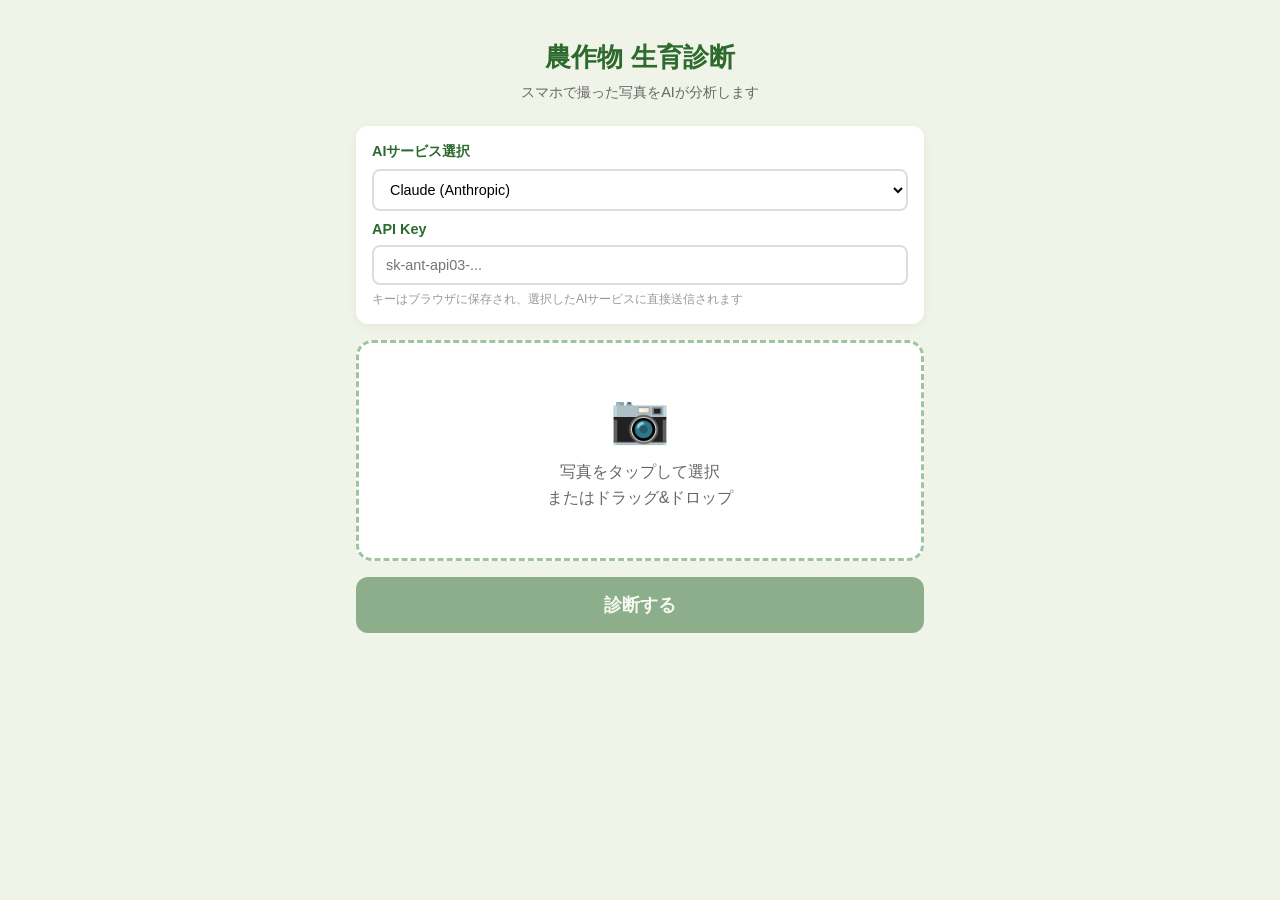
<file: index.html>
<!DOCTYPE html>
<html lang="ja">
<head>
    <meta charset="UTF-8">
    <meta name="viewport" content="width=device-width, initial-scale=1.0">
    <title>農作物 生育診断</title>
    <style>
        * {
            margin: 0;
            padding: 0;
            box-sizing: border-box;
        }

        body {
            font-family: -apple-system, BlinkMacSystemFont, "Hiragino Sans", "Hiragino Kaku Gothic ProN", Meiryo, sans-serif;
            background: #f0f4e8;
            color: #333;
            min-height: 100vh;
        }

        .container {
            max-width: 600px;
            margin: 0 auto;
            padding: 16px;
        }

        header {
            text-align: center;
            padding: 24px 0;
        }

        header h1 {
            font-size: 1.6rem;
            color: #2d6a2e;
        }

        .subtitle {
            color: #666;
            margin-top: 8px;
            font-size: 0.9rem;
        }

        /* API Key */
        .api-key-area {
            background: #fff;
            border-radius: 12px;
            padding: 16px;
            margin-bottom: 16px;
            box-shadow: 0 2px 8px rgba(0, 0, 0, 0.06);
        }

        .api-key-area label {
            display: block;
            font-weight: 600;
            color: #2d6a2e;
            margin-bottom: 8px;
            font-size: 0.9rem;
        }

        .api-key-area select,
        .api-key-area input {
            width: 100%;
            padding: 10px 12px;
            border: 2px solid #ddd;
            border-radius: 8px;
            font-size: 0.9rem;
            transition: border-color 0.2s;
            background: #fff;
        }

        .api-key-area select {
            margin-bottom: 10px;
            cursor: pointer;
        }

        .api-key-area select:focus,
        .api-key-area input:focus {
            outline: none;
            border-color: #2d6a2e;
        }

        .api-key-area .hint {
            font-size: 0.75rem;
            color: #999;
            margin-top: 6px;
        }

        .api-key-area .saved-badge {
            display: inline-block;
            background: #e8f5e8;
            color: #2d6a2e;
            font-size: 0.75rem;
            padding: 2px 8px;
            border-radius: 4px;
            margin-left: 8px;
        }

        /* Upload */
        .upload-area {
            border: 3px dashed #a0c4a0;
            border-radius: 16px;
            padding: 48px 24px;
            text-align: center;
            background: #fff;
            cursor: pointer;
            transition: border-color 0.2s, background 0.2s;
            position: relative;
        }

        .upload-area:hover,
        .upload-area.dragover {
            border-color: #2d6a2e;
            background: #f8fdf5;
        }

        .upload-icon {
            font-size: 3rem;
            margin-bottom: 12px;
        }

        .upload-area p {
            color: #666;
            line-height: 1.6;
        }

        .upload-area input[type="file"] {
            position: absolute;
            inset: 0;
            opacity: 0;
            cursor: pointer;
        }

        .preview-area {
            text-align: center;
            margin-bottom: 16px;
        }

        .preview-area img {
            max-width: 100%;
            max-height: 400px;
            border-radius: 12px;
            box-shadow: 0 2px 12px rgba(0, 0, 0, 0.1);
        }

        .btn {
            display: block;
            width: 100%;
            padding: 16px;
            border: none;
            border-radius: 12px;
            font-size: 1.1rem;
            font-weight: 600;
            cursor: pointer;
            transition: background 0.2s, opacity 0.2s;
            margin-top: 16px;
        }

        .btn:disabled {
            opacity: 0.5;
            cursor: not-allowed;
        }

        .btn-primary {
            background: #2d6a2e;
            color: #fff;
        }

        .btn-primary:hover:not(:disabled) {
            background: #245523;
        }

        .btn-secondary {
            background: #e8e8e8;
            color: #333;
        }

        .btn-secondary:hover {
            background: #ddd;
        }

        .loading {
            text-align: center;
            padding: 32px 0;
        }

        .spinner {
            width: 40px;
            height: 40px;
            border: 4px solid #e8e8e8;
            border-top-color: #2d6a2e;
            border-radius: 50%;
            animation: spin 0.8s linear infinite;
            margin: 0 auto 16px;
        }

        @keyframes spin {
            to { transform: rotate(360deg); }
        }

        .loading p {
            color: #666;
        }

        .result-area {
            background: #fff;
            border-radius: 16px;
            padding: 24px;
            margin-top: 24px;
            box-shadow: 0 2px 12px rgba(0, 0, 0, 0.08);
        }

        .result-area h2 {
            color: #2d6a2e;
            font-size: 1.2rem;
            margin-bottom: 16px;
            padding-bottom: 12px;
            border-bottom: 2px solid #e8f5e8;
        }

        .result-content {
            line-height: 1.8;
            word-wrap: break-word;
            font-size: 0.95rem;
        }

        .result-content strong {
            color: #2d6a2e;
        }

        .star-rating {
            display: inline-block;
            font-size: 1.4rem;
            letter-spacing: 2px;
        }

        .star-rating .filled {
            color: #f5a623;
        }

        .star-rating .empty {
            color: #ddd;
        }

        .error-msg {
            background: #fff0f0;
            color: #c33;
            padding: 12px 16px;
            border-radius: 8px;
            margin-top: 16px;
            font-size: 0.9rem;
        }
    </style>
</head>
<body>
    <div class="container">
        <header>
            <h1>農作物 生育診断</h1>
            <p class="subtitle">スマホで撮った写真をAIが分析します</p>
        </header>

        <main>
            <div class="api-key-area">
                <label>AIサービス選択</label>
                <select id="providerSelect">
                    <option value="anthropic">Claude (Anthropic)</option>
                    <option value="openai">ChatGPT (OpenAI)</option>
                    <option value="google">Gemini (Google)</option>
                </select>
                <label>
                    API Key
                    <span class="saved-badge" id="savedBadge" style="display:none">保存済み</span>
                </label>
                <input type="password" id="apiKeyInput" placeholder="sk-ant-api03-...">
                <p class="hint">キーはブラウザに保存され、選択したAIサービスに直接送信されます</p>
            </div>

            <div class="upload-area" id="uploadArea">
                <div class="upload-icon">📷</div>
                <p>写真をタップして選択<br>またはドラッグ&ドロップ</p>
                <input type="file" id="fileInput" accept="image/*" capture="environment">
            </div>

            <div class="preview-area" id="previewArea" style="display: none;">
                <img id="previewImage" alt="プレビュー">
                <button class="btn btn-secondary" id="resetBtn">写真を変更</button>
            </div>

            <button class="btn btn-primary" id="analyzeBtn" disabled>診断する</button>

            <div class="loading" id="loading" style="display: none;">
                <div class="spinner"></div>
                <p>AIが分析中です...</p>
            </div>

            <div class="result-area" id="resultArea" style="display: none;">
                <h2>診断結果</h2>
                <div class="result-content" id="resultContent"></div>
            </div>
        </main>
    </div>

    <script>
    document.addEventListener("DOMContentLoaded", () => {
        const providerSelect = document.getElementById("providerSelect");
        const apiKeyInput = document.getElementById("apiKeyInput");
        const savedBadge = document.getElementById("savedBadge");
        const uploadArea = document.getElementById("uploadArea");
        const fileInput = document.getElementById("fileInput");
        const previewArea = document.getElementById("previewArea");
        const previewImage = document.getElementById("previewImage");
        const resetBtn = document.getElementById("resetBtn");
        const analyzeBtn = document.getElementById("analyzeBtn");
        const loading = document.getElementById("loading");
        const resultArea = document.getElementById("resultArea");
        const resultContent = document.getElementById("resultContent");

        let selectedFile = null;
        const MAX_FILE_SIZE = 16 * 1024 * 1024; // 16MB
        const ALLOWED_TYPES = ["image/png", "image/jpeg", "image/gif", "image/webp"];

        const providerConfig = {
            anthropic: { placeholder: "sk-ant-api03-...", storageKey: "anthropic_api_key" },
            openai:    { placeholder: "sk-...",           storageKey: "openai_api_key" },
            google:    { placeholder: "AIzaSy...",        storageKey: "google_api_key" },
        };

        // プロバイダー切り替え時にAPIキーを復元
        function switchProvider() {
            const provider = providerSelect.value;
            const config = providerConfig[provider];
            apiKeyInput.placeholder = config.placeholder;
            const savedKey = localStorage.getItem(config.storageKey);
            apiKeyInput.value = savedKey || "";
            savedBadge.style.display = savedKey ? "inline-block" : "none";
        }

        // 初期化: 保存されたプロバイダーを復元
        const savedProvider = localStorage.getItem("selected_provider") || "anthropic";
        providerSelect.value = savedProvider;
        switchProvider();

        providerSelect.addEventListener("change", () => {
            localStorage.setItem("selected_provider", providerSelect.value);
            switchProvider();
        });

        apiKeyInput.addEventListener("input", () => {
            const key = apiKeyInput.value.trim();
            const storageKey = providerConfig[providerSelect.value].storageKey;
            if (key) {
                localStorage.setItem(storageKey, key);
                savedBadge.style.display = "inline-block";
            } else {
                localStorage.removeItem(storageKey);
                savedBadge.style.display = "none";
            }
        });

        function validateFile(file) {
            if (!ALLOWED_TYPES.includes(file.type)) {
                showError("対応していないファイル形式です（PNG, JPG, GIF, WebP のみ）");
                return false;
            }
            if (file.size > MAX_FILE_SIZE) {
                showError("ファイルサイズが大きすぎます（16MB以下にしてください）");
                return false;
            }
            return true;
        }

        function showPreview(file) {
            if (!validateFile(file)) return;
            selectedFile = file;
            const reader = new FileReader();
            reader.onload = (e) => {
                previewImage.src = e.target.result;
                uploadArea.style.display = "none";
                previewArea.style.display = "block";
                analyzeBtn.disabled = false;
            };
            reader.readAsDataURL(file);
        }

        function reset() {
            selectedFile = null;
            fileInput.value = "";
            previewImage.src = "";
            uploadArea.style.display = "block";
            previewArea.style.display = "none";
            analyzeBtn.disabled = true;
            resultArea.style.display = "none";
        }

        fileInput.addEventListener("change", (e) => {
            if (e.target.files.length > 0) showPreview(e.target.files[0]);
        });

        uploadArea.addEventListener("dragover", (e) => {
            e.preventDefault();
            uploadArea.classList.add("dragover");
        });

        uploadArea.addEventListener("dragleave", () => {
            uploadArea.classList.remove("dragover");
        });

        uploadArea.addEventListener("drop", (e) => {
            e.preventDefault();
            uploadArea.classList.remove("dragover");
            if (e.dataTransfer.files.length > 0) showPreview(e.dataTransfer.files[0]);
        });

        resetBtn.addEventListener("click", reset);

        const systemPrompt = `あなたは農業の専門家です。ユーザーがアップロードした農作物の写真を分析し、以下の観点から診断してください。

## 診断項目
1. **健康状態**: 作物の種類を特定し、総合的な健康度を5段階で★と☆を使って表示してください（例: ★★★☆☆（星3つ／5段階中））。葉の色・形・大きさや栄養状態（窒素・リン・カリウムなど）の異常も含めて判断してください。
2. **病害虫診断**: 病気や害虫被害の兆候の有無を診断。兆候があれば具体的な病名・害虫名を挙げ、症状の特徴を説明してください。
3. **対策の提案**: 診断結果に基づき、今すぐ行うべき対処法と、今後の予防策を具体的に提案してください。

## 回答形式
わかりやすい日本語で、農業初心者にも理解できるように回答してください。
写真が農作物でない場合は、その旨を伝えてください。`;

        const userText = "この農作物の写真を分析して、生育状態を診断してください。";

        // --- プロバイダー別 API呼び出し ---

        async function callAnthropic(apiKey, base64Image, mediaType) {
            const response = await fetch("https://api.anthropic.com/v1/messages", {
                method: "POST",
                headers: {
                    "Content-Type": "application/json",
                    "x-api-key": apiKey,
                    "anthropic-version": "2023-06-01",
                    "anthropic-dangerous-direct-browser-access": "true",
                },
                body: JSON.stringify({
                    model: "claude-sonnet-4-20250514",
                    max_tokens: 4096,
                    system: systemPrompt,
                    messages: [{
                        role: "user",
                        content: [
                            { type: "image", source: { type: "base64", media_type: mediaType, data: base64Image } },
                            { type: "text", text: userText },
                        ],
                    }],
                }),
            });
            const data = await response.json();
            if (!response.ok) throw new Error(data.error?.message || "Anthropic APIエラー");
            return data.content[0].text;
        }

        async function callOpenAI(apiKey, base64Image, mediaType) {
            const response = await fetch("https://api.openai.com/v1/chat/completions", {
                method: "POST",
                headers: {
                    "Content-Type": "application/json",
                    "Authorization": `Bearer ${apiKey}`,
                },
                body: JSON.stringify({
                    model: "gpt-4o",
                    max_tokens: 4096,
                    messages: [
                        { role: "system", content: systemPrompt },
                        {
                            role: "user",
                            content: [
                                { type: "image_url", image_url: { url: `data:${mediaType};base64,${base64Image}` } },
                                { type: "text", text: userText },
                            ],
                        },
                    ],
                }),
            });
            const data = await response.json();
            if (!response.ok) throw new Error(data.error?.message || "OpenAI APIエラー");
            return data.choices[0].message.content;
        }

        async function callGoogle(apiKey, base64Image, mediaType) {
            const url = `https://generativelanguage.googleapis.com/v1beta/models/gemini-2.5-flash:generateContent?key=${apiKey}`;
            const response = await fetch(url, {
                method: "POST",
                headers: { "Content-Type": "application/json" },
                body: JSON.stringify({
                    system_instruction: { parts: [{ text: systemPrompt }] },
                    contents: [{
                        parts: [
                            { inline_data: { mime_type: mediaType, data: base64Image } },
                            { text: userText },
                        ],
                    }],
                    generationConfig: { maxOutputTokens: 4096 },
                }),
            });
            const data = await response.json();
            if (!response.ok) throw new Error(data.error?.message || "Google APIエラー");
            return data.candidates[0].content.parts[0].text;
        }

        const providerCallMap = { anthropic: callAnthropic, openai: callOpenAI, google: callGoogle };

        analyzeBtn.addEventListener("click", async () => {
            const apiKey = apiKeyInput.value.trim();
            if (!apiKey) { showError("API Keyを入力してください"); return; }
            if (!selectedFile) return;

            analyzeBtn.disabled = true;
            loading.style.display = "block";
            resultArea.style.display = "none";

            try {
                const base64Image = await fileToBase64(selectedFile);
                const mediaType = selectedFile.type || "image/jpeg";

                const callFn = providerCallMap[providerSelect.value];
                const resultText = await callFn(apiKey, base64Image, mediaType);
                resultContent.innerHTML = formatResult(resultText);
                resultArea.style.display = "block";
            } catch (err) {
                showError(err.message || "通信エラーが発生しました。ネットワーク接続を確認してください。");
            } finally {
                loading.style.display = "none";
                analyzeBtn.disabled = false;
            }
        });

        function fileToBase64(file) {
            return new Promise((resolve, reject) => {
                const reader = new FileReader();
                reader.onload = () => resolve(reader.result.split(",")[1]);
                reader.onerror = reject;
                reader.readAsDataURL(file);
            });
        }

        function showError(msg) {
            resultContent.innerHTML = `<div class="error-msg">${escapeHtml(msg)}</div>`;
            resultArea.style.display = "block";
        }

        function escapeHtml(text) {
            const div = document.createElement("div");
            div.textContent = text;
            return div.innerHTML;
        }

        function formatStars(text) {
            return text.replace(/[★☆]+/g, (match) => {
                const stars = match.split("").map(s =>
                    s === "★" ? '<span class="filled">★</span>' : '<span class="empty">☆</span>'
                ).join("");
                return `<span class="star-rating">${stars}</span>`;
            });
        }

        function formatResult(text) {
            const escaped = escapeHtml(text);
            return formatStars(escaped
                .replace(/\*\*(.*?)\*\*/g, "<strong>$1</strong>")
                .replace(/^### (.+)$/gm, "<h3>$1</h3>")
                .replace(/^## (.+)$/gm, "<h2>$1</h2>")
                .replace(/\n/g, "<br>"));
        }
    });
    </script>
</body>
</html>
</file>
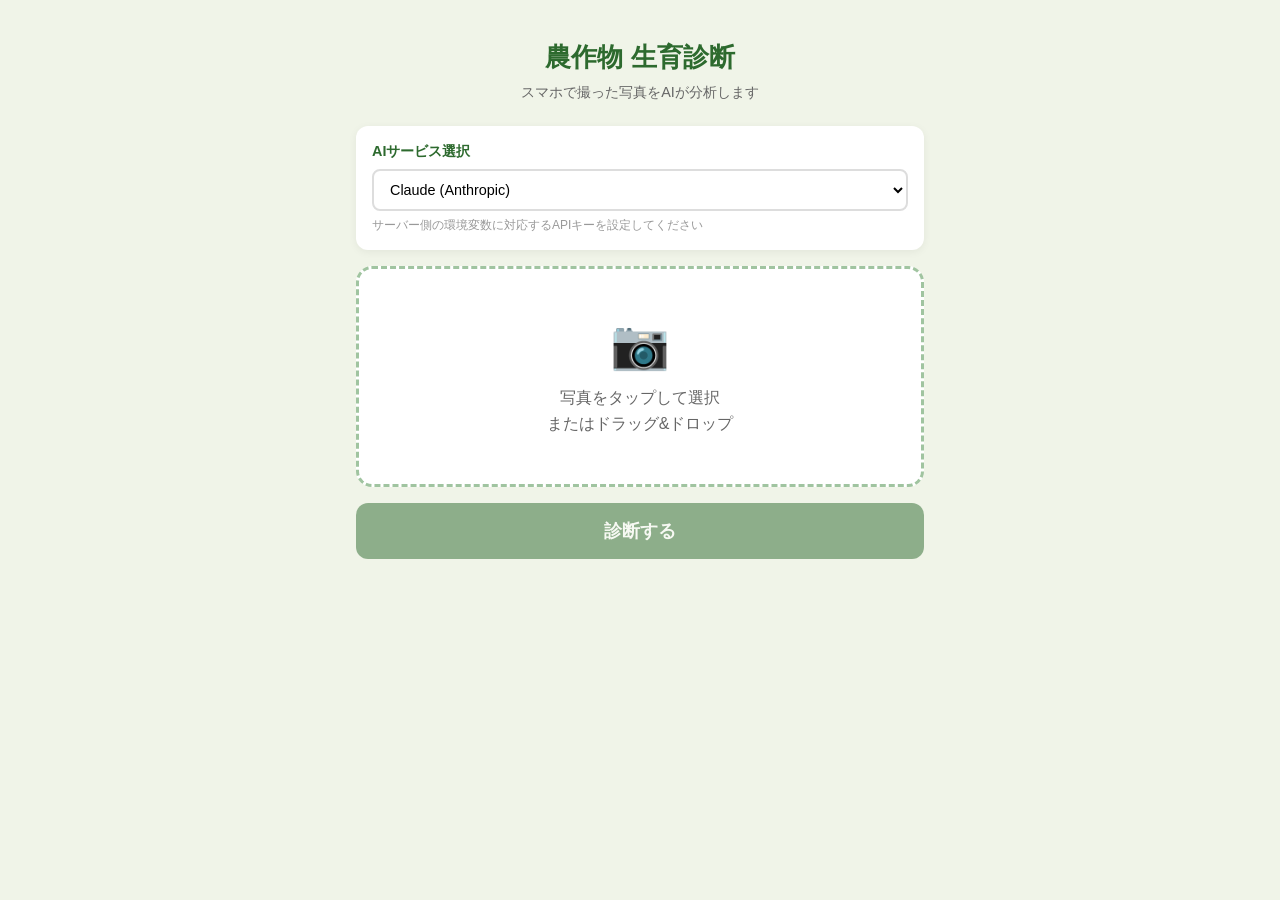
<file: templates/index.html>
<!DOCTYPE html>
<html lang="ja">
<head>
    <meta charset="UTF-8">
    <meta name="viewport" content="width=device-width, initial-scale=1.0">
    <title>農作物 生育診断</title>
    <link rel="stylesheet" href="/static/css/style.css">
</head>
<body>
    <div class="container">
        <header>
            <h1>農作物 生育診断</h1>
            <p class="subtitle">スマホで撮った写真をAIが分析します</p>
        </header>

        <main>
            <div class="api-key-area">
                <label>AIサービス選択</label>
                <select id="providerSelect">
                    <option value="anthropic">Claude (Anthropic)</option>
                    <option value="openai">ChatGPT (OpenAI)</option>
                    <option value="google">Gemini (Google)</option>
                </select>
                <p class="hint">サーバー側の環境変数に対応するAPIキーを設定してください</p>
            </div>

            <div class="upload-area" id="uploadArea">
                <div class="upload-icon">📷</div>
                <p>写真をタップして選択<br>またはドラッグ&ドロップ</p>
                <input type="file" id="fileInput" accept="image/*" capture="environment">
            </div>

            <div class="preview-area" id="previewArea" style="display: none;">
                <img id="previewImage" alt="プレビュー">
                <button class="btn btn-secondary" id="resetBtn">写真を変更</button>
            </div>

            <button class="btn btn-primary" id="analyzeBtn" disabled>診断する</button>

            <div class="loading" id="loading" style="display: none;">
                <div class="spinner"></div>
                <p>AIが分析中です...</p>
            </div>

            <div class="result-area" id="resultArea" style="display: none;">
                <h2>診断結果</h2>
                <div class="result-content" id="resultContent"></div>
            </div>
        </main>
    </div>

    <script src="/static/js/app.js"></script>
</body>
</html>
</file>
<file: static/css/style.css>
* {
    margin: 0;
    padding: 0;
    box-sizing: border-box;
}

body {
    font-family: -apple-system, BlinkMacSystemFont, "Hiragino Sans", "Hiragino Kaku Gothic ProN", Meiryo, sans-serif;
    background: #f0f4e8;
    color: #333;
    min-height: 100vh;
}

.container {
    max-width: 600px;
    margin: 0 auto;
    padding: 16px;
}

header {
    text-align: center;
    padding: 24px 0;
}

header h1 {
    font-size: 1.6rem;
    color: #2d6a2e;
}

.subtitle {
    color: #666;
    margin-top: 8px;
    font-size: 0.9rem;
}

/* API Key / Provider */
.api-key-area {
    background: #fff;
    border-radius: 12px;
    padding: 16px;
    margin-bottom: 16px;
    box-shadow: 0 2px 8px rgba(0, 0, 0, 0.06);
}

.api-key-area label {
    display: block;
    font-weight: 600;
    color: #2d6a2e;
    margin-bottom: 8px;
    font-size: 0.9rem;
}

.api-key-area select {
    width: 100%;
    padding: 10px 12px;
    border: 2px solid #ddd;
    border-radius: 8px;
    font-size: 0.9rem;
    background: #fff;
    cursor: pointer;
    transition: border-color 0.2s;
}

.api-key-area select:focus {
    outline: none;
    border-color: #2d6a2e;
}

.api-key-area .hint {
    font-size: 0.75rem;
    color: #999;
    margin-top: 6px;
}

.upload-area {
    border: 3px dashed #a0c4a0;
    border-radius: 16px;
    padding: 48px 24px;
    text-align: center;
    background: #fff;
    cursor: pointer;
    transition: border-color 0.2s, background 0.2s;
    position: relative;
}

.upload-area:hover,
.upload-area.dragover {
    border-color: #2d6a2e;
    background: #f8fdf5;
}

.upload-icon {
    font-size: 3rem;
    margin-bottom: 12px;
}

.upload-area p {
    color: #666;
    line-height: 1.6;
}

.upload-area input[type="file"] {
    position: absolute;
    inset: 0;
    opacity: 0;
    cursor: pointer;
}

.preview-area {
    text-align: center;
    margin-bottom: 16px;
}

.preview-area img {
    max-width: 100%;
    max-height: 400px;
    border-radius: 12px;
    box-shadow: 0 2px 12px rgba(0, 0, 0, 0.1);
}

.btn {
    display: block;
    width: 100%;
    padding: 16px;
    border: none;
    border-radius: 12px;
    font-size: 1.1rem;
    font-weight: 600;
    cursor: pointer;
    transition: background 0.2s, opacity 0.2s;
    margin-top: 16px;
}

.btn:disabled {
    opacity: 0.5;
    cursor: not-allowed;
}

.btn-primary {
    background: #2d6a2e;
    color: #fff;
}

.btn-primary:hover:not(:disabled) {
    background: #245523;
}

.btn-secondary {
    background: #e8e8e8;
    color: #333;
}

.btn-secondary:hover {
    background: #ddd;
}

.loading {
    text-align: center;
    padding: 32px 0;
}

.spinner {
    width: 40px;
    height: 40px;
    border: 4px solid #e8e8e8;
    border-top-color: #2d6a2e;
    border-radius: 50%;
    animation: spin 0.8s linear infinite;
    margin: 0 auto 16px;
}

@keyframes spin {
    to { transform: rotate(360deg); }
}

.loading p {
    color: #666;
}

.result-area {
    background: #fff;
    border-radius: 16px;
    padding: 24px;
    margin-top: 24px;
    box-shadow: 0 2px 12px rgba(0, 0, 0, 0.08);
}

.result-area h2 {
    color: #2d6a2e;
    font-size: 1.2rem;
    margin-bottom: 16px;
    padding-bottom: 12px;
    border-bottom: 2px solid #e8f5e8;
}

.result-content {
    line-height: 1.8;
    word-wrap: break-word;
    font-size: 0.95rem;
}

.result-content strong {
    color: #2d6a2e;
}

.star-rating {
    display: inline-block;
    font-size: 1.4rem;
    letter-spacing: 2px;
}

.star-rating .filled {
    color: #f5a623;
}

.star-rating .empty {
    color: #ddd;
}

.error-msg {
    background: #fff0f0;
    color: #c33;
    padding: 12px 16px;
    border-radius: 8px;
    margin-top: 16px;
    font-size: 0.9rem;
}
</file>
